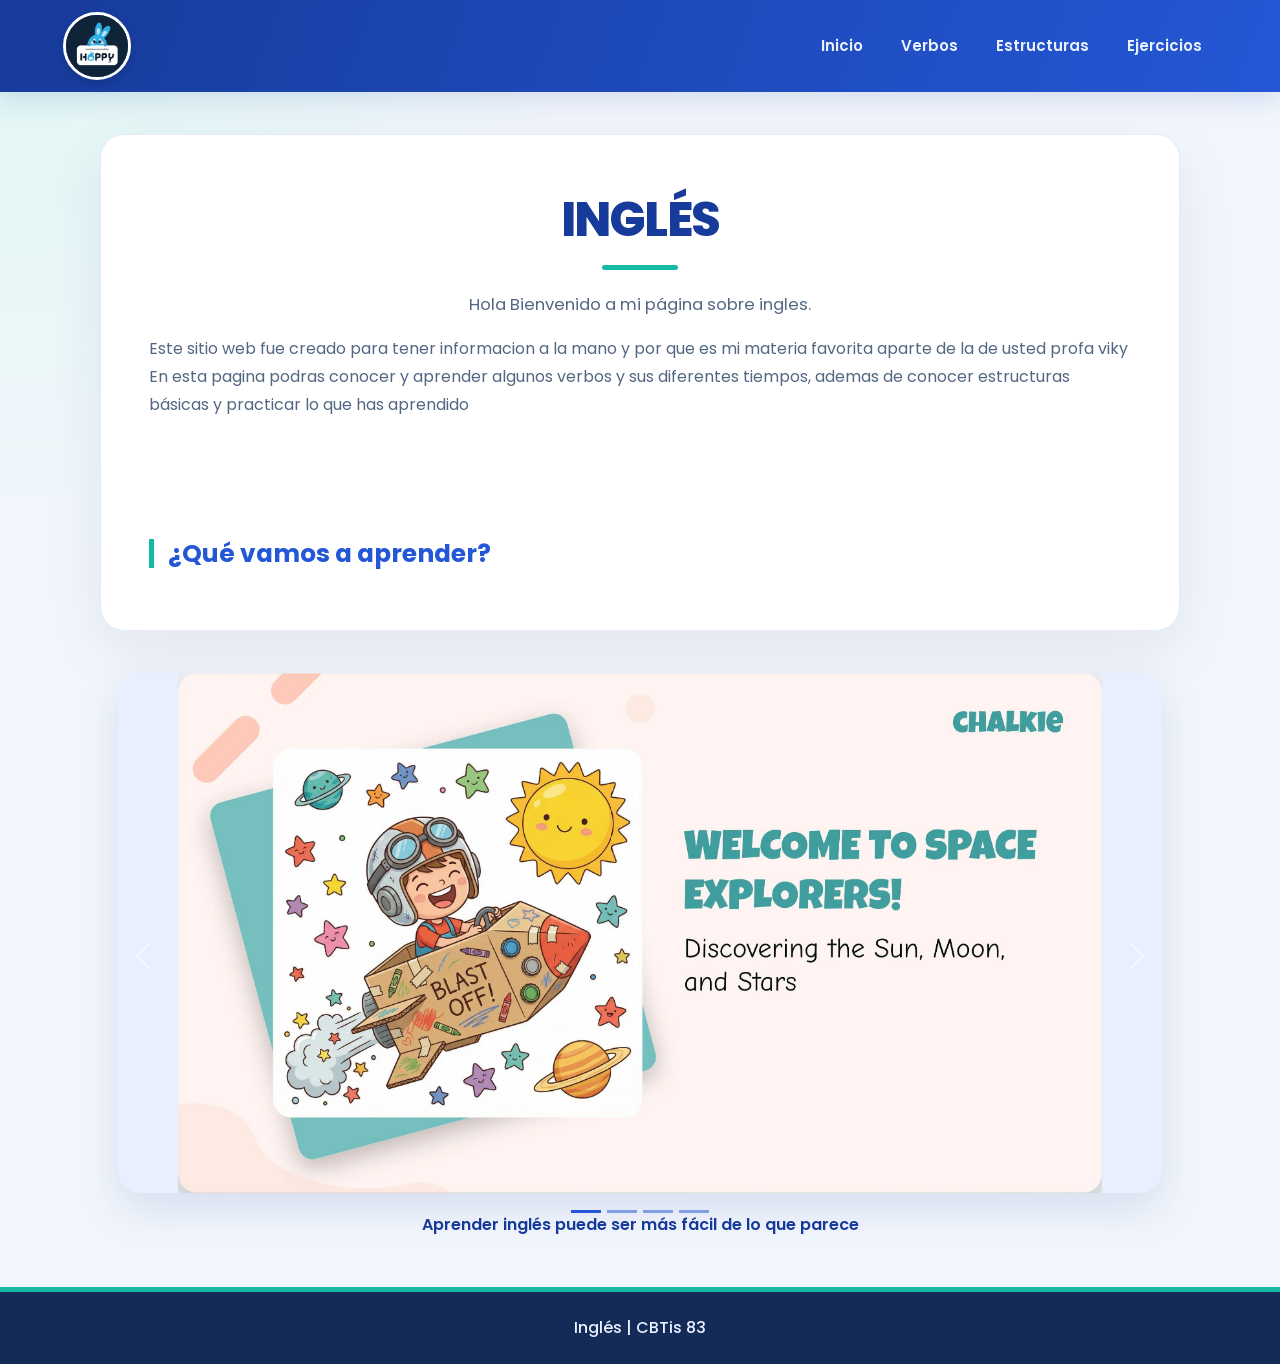
<file: index.html>
<!DOCTYPE html>
<html lang="en">
<head>
  <title>INGLES</title>
  <meta charset="utf-8">
  <meta name="viewport" content="width=device-width, initial-scale=1">
  <link href="https://cdn.jsdelivr.net/npm/bootstrap@5.3.8/dist/css/bootstrap.min.css" rel="stylesheet">
  <script src="https://cdn.jsdelivr.net/npm/bootstrap@5.3.8/dist/js/bootstrap.bundle.min.js"></script>
  <link rel="stylesheet" href="estilo.css">
</head>
<body>

<nav class="navbar navbar-expand-sm bg-light">
  <div class="container-fluid">
      <img src="logo.jpg" alt="logo" style="height: 95px;" class="rounded-pill">
    </a>
    <ul class="navbar-nav">
      <li class="nav-item">
        <a class="nav-link" href="index.html">Inicio</a>
      </li>
      <li class="nav-item">
        <a class="nav-link" href="verbos.html">Verbos</a>
      </li>
      <li class="nav-item">
        <a class="nav-link" href="estructuras.html">Estructuras</a>
      </li>
      <li class="nav-item">
        <a class="nav-link" href="ejercicios.html">Ejercicios</a>
      </li>
    </ul>
  </div>
</nav>

<div class="container contenido">
    <h1>INGLÉS </h1>
    <p class="text-center">Hola Bienvenido a mi página sobre ingles.</p>
    <p>Este sitio web fue creado para tener informacion a la mano y por que es mi materia favorita aparte de la de usted profa viky
    En esta pagina podras conocer y aprender algunos verbos y sus diferentes tiempos, ademas de conocer estructuras básicas y practicar lo que has aprendido</p>
    <br><p></p></br>
    <h2>¿Qué vamos a aprender?</h2>
</div>

<div id="demo" class="carousel slide" data-bs-ride="carousel">

  <div class="carousel-indicators">
    <button type="button" data-bs-target="#demo" data-bs-slide-to="0" class="active"></button>
    <button type="button" data-bs-target="#demo" data-bs-slide-to="1"></button>
    <button type="button" data-bs-target="#demo" data-bs-slide-to="2"></button>
    <button type="button" data-bs-target="#demo" data-bs-slide-to="3"></button>

  </div>
  
  <div class="carousel-inner">
    <div class="carousel-item active">
      <img src="pagina.jpg" alt="" class="d-block" style="width:100%">
    </div>
    <div class="carousel-item">
      <img src="verbs.jpg" alt="" class="d-block" style="width:100%">
    </div>
    <div class="carousel-item">
      <img src="estructuras.jpg" alt="" class="d-block" style="width:100%">
    </div>
    <div class="carousel-item">
      <img src="ejercicios.jpg" alt="" class="d-block" style="width:100%">
    </div>
  </div>
  
  <button class="carousel-control-prev" type="button" data-bs-target="#demo" data-bs-slide="prev">
    <span class="carousel-control-prev-icon"></span>
  </button>
  <button class="carousel-control-next" type="button" data-bs-target="#demo" data-bs-slide="next">
    <span class="carousel-control-next-icon"></span>
  </button>

  <p class="text-center">Aprender inglés puede ser más fácil de lo que parece</p>
</div>

<footer class="pie">
    <p class="mb-0">Inglés  | CBTis 83</p>
</footer>

</body>
</html>
</file>
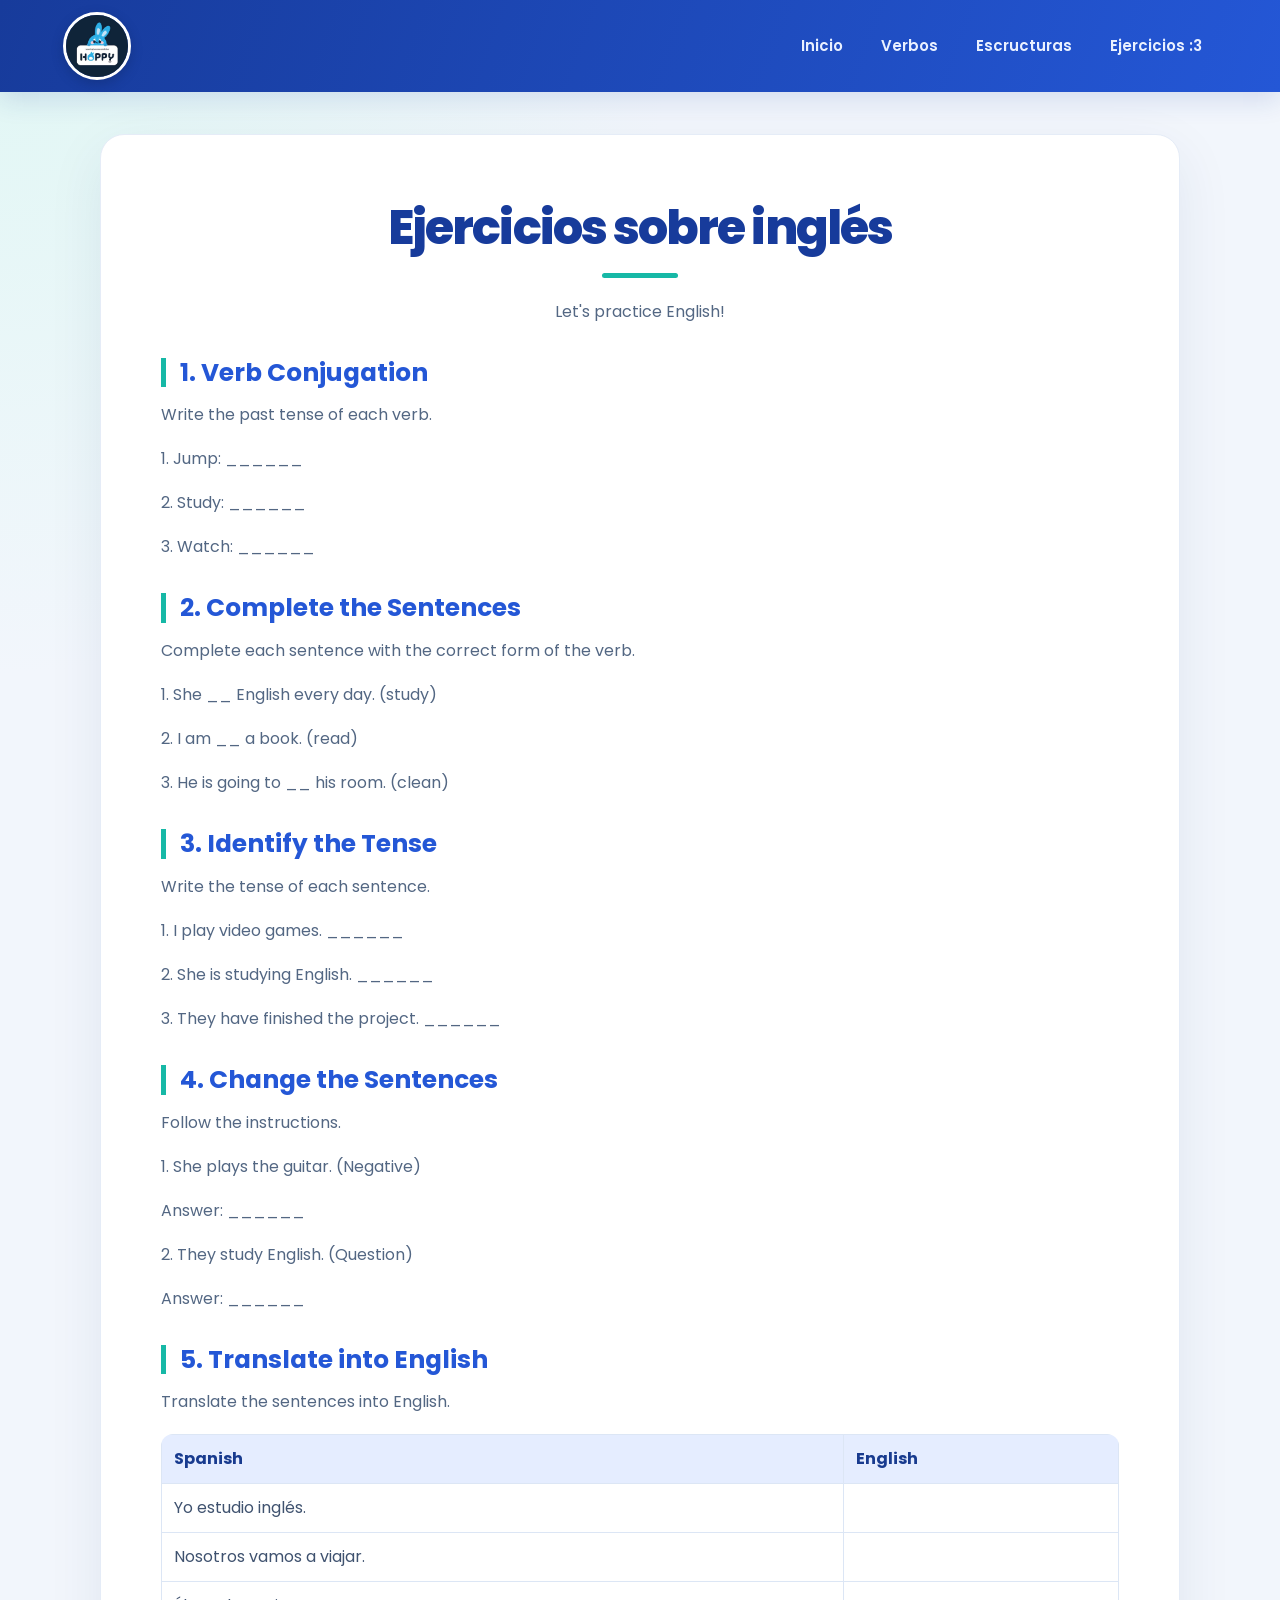
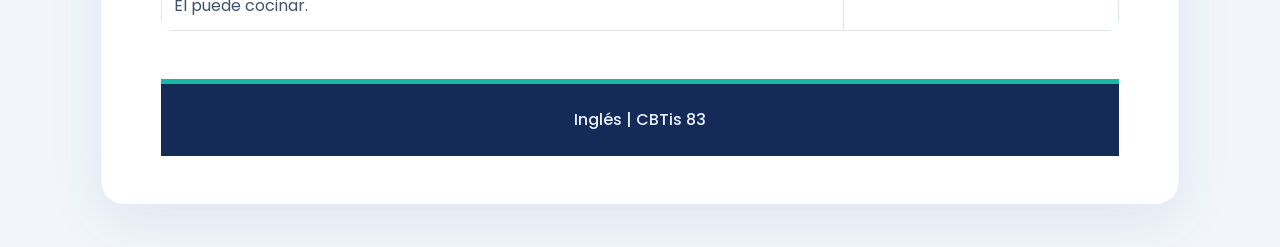
<file: ejercicios.html>
<!DOCTYPE html>
<html lang="es">
<head>
    <title>Ejercicios de inglés </title>
    <meta charset="utf-8">
    <meta name="viewport" content="width=device-width, initial-scale=1">

    <link href="https://cdn.jsdelivr.net/npm/bootstrap@5.3.8/dist/css/bootstrap.min.css" rel="stylesheet">
    <link rel="stylesheet" href="estilo.css">
</head>
<body>
<nav class="navbar navbar-expand-sm bg-light">
  <div class="container-fluid">
      <img src="logo.jpg" alt="logo" style="height: 95px;" class="rounded-pill">
    </a>
    <ul class="navbar-nav">
      <li class="nav-item">
        <a class="nav-link" href="index.html">Inicio</a>
      </li>
      <li class="nav-item">
        <a class="nav-link" href="verbos.html">Verbos</a>
      </li>
      <li class="nav-item">
        <a class="nav-link" href="estructuras.html">Escructuras</a>
      </li>
      <li class="nav-item">
        <a class="nav-link" href="ejercicios.html">Ejercicios :3</a>
      </li>
    </ul>
  </div>
</nav>

<div class="container contenido">
    <div class="container mt-3">

    <h1>Ejercicios sobre inglés </h1>
    <p class="text-center">Let's practice English! </p>

    <h2>1. Verb Conjugation</h2>
    <p>Write the past tense of each verb.</p>

    <p>1. Jump: ______</p>
    <p>2. Study: ______</p>
    <p>3. Watch: ______</p>

    <h2>2. Complete the Sentences</h2>
    <p>Complete each sentence with the correct form of the verb.</p>

    <p>1. She __ English every day. (study)</p>
    <p>2. I am __ a book. (read)</p>
    <p>3. He is going to __ his room. (clean)</p>

    <h2>3. Identify the Tense</h2>
    <p>Write the tense of each sentence.</p>

    <p>1. I play video games. ______</p>
    <p>2. She is studying English. ______</p>
    <p>3. They have finished the project. ______</p>

    <h2>4. Change the Sentences</h2>
    <p>Follow the instructions.</p>

    <p>1. She plays the guitar. (Negative)</p>
    <p>Answer: ______</p>

    <p>2. They study English. (Question)</p>
    <p>Answer: ______</p>

    <h2>5. Translate into English</h2>
    <p>Translate the sentences into English.</p>

    <table class="table table-bordered">
        <tr>
            <th>Spanish</th>
            <th>English</th>
        </tr>
        <tr>
            <td>Yo estudio inglés.</td>
            <td></td>
        </tr>
        <tr>
            <td>Nosotros vamos a viajar.</td>
            <td></td>
        </tr>
        <tr>
            <td>Él puede cocinar.</td>
            <td></td>
        </tr>
    </table>

<footer class="pie">
    <p class="mb-0">Inglés  | CBTis 83</p>
</footer>

</body>
</html>
</file>
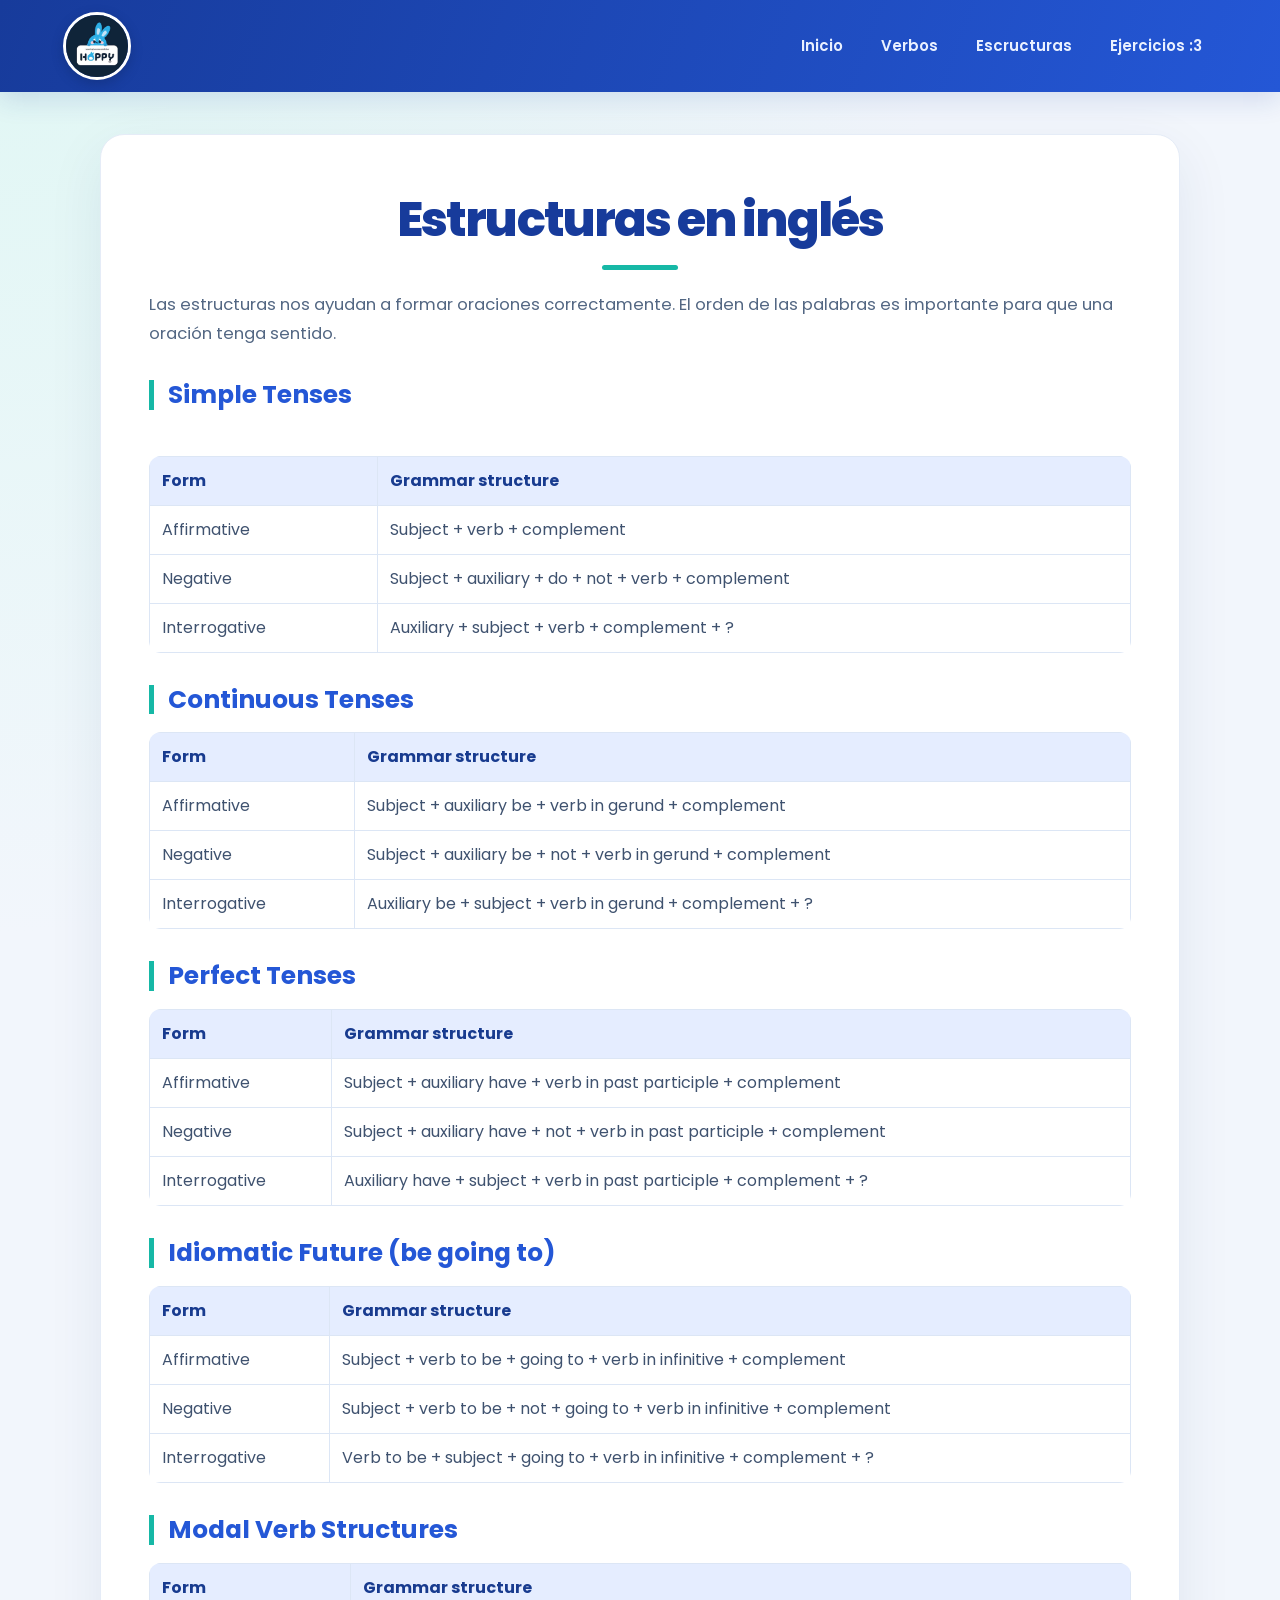
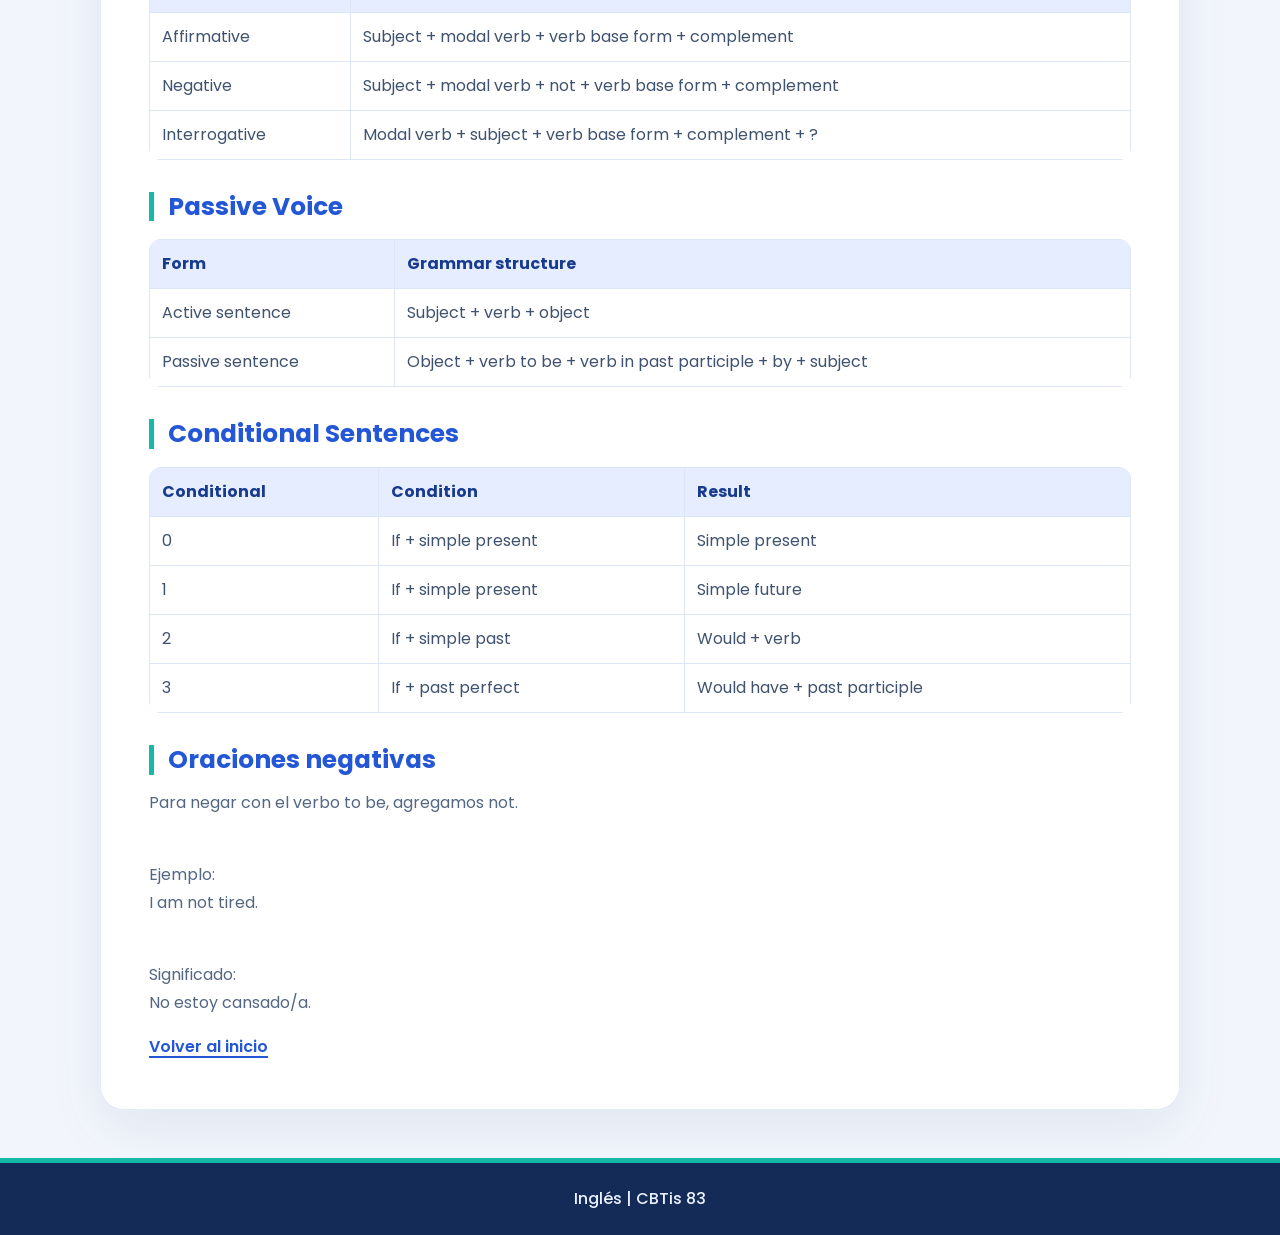
<file: estructuras.html>
<!DOCTYPE html>
<html lang="es">
<head>
    <title>Estructuras </title>
    <meta charset="utf-8">
    <meta name="viewport" content="width=device-width, initial-scale=1">
    <link href="https://cdn.jsdelivr.net/npm/bootstrap@5.3.8/dist/css/bootstrap.min.css" rel="stylesheet">
    <link rel="stylesheet" href="estilo.css">

</head>
<body>
  <nav class="navbar navbar-expand-sm bg-light">
  <div class="container-fluid">
      <img src="logo.jpg" alt="logo" style="height: 95px;" class="rounded-pill">
    </a>
    <ul class="navbar-nav">
      <li class="nav-item">
        <a class="nav-link" href="index.html">Inicio</a>
      </li>
      <li class="nav-item">
        <a class="nav-link" href="verbos.html">Verbos</a>
      </li>
      <li class="nav-item">
        <a class="nav-link" href="estructuras.html">Escructuras</a>
      </li>
      <li class="nav-item">
        <a class="nav-link" href="ejercicios.html">Ejercicios :3</a>
      </li>
    </ul>
  </div>
</nav>

<div class="container contenido">
    <h1>Estructuras en inglés</h1>
    <p> Las estructuras nos ayudan a formar oraciones correctamente. El orden de las palabras es importante para que una oración tenga sentido.</p>

    

    <table class="table table-bordered">
        <thead class="table-warning">
    <h2>Simple Tenses</h2>
    <table class="table table-bordered">
        <tr><th>Form</th><th>Grammar structure</th></tr>
        <tr><td>Affirmative</td><td>Subject + verb + complement</td></tr>
        <tr><td>Negative</td><td>Subject + auxiliary + do + not + verb + complement</td></tr>
        <tr><td>Interrogative</td><td>Auxiliary + subject + verb + complement + ?</td></tr>
    </table>

    <h2>Continuous Tenses</h2>
    <table class="table table-bordered">
        <tr><th>Form</th><th>Grammar structure</th></tr>
        <tr><td>Affirmative</td><td>Subject + auxiliary be + verb in gerund + complement</td></tr>
        <tr><td>Negative</td><td>Subject + auxiliary be + not + verb in gerund + complement</td></tr>
        <tr><td>Interrogative</td><td>Auxiliary be + subject + verb in gerund + complement + ?</td></tr>
    </table>

    <h2>Perfect Tenses</h2>
    <table class="table table-bordered">
        <tr><th>Form</th><th>Grammar structure</th></tr>
        <tr><td>Affirmative</td><td>Subject + auxiliary have + verb in past participle + complement</td></tr>
        <tr><td>Negative</td><td>Subject + auxiliary have + not + verb in past participle + complement</td></tr>
        <tr><td>Interrogative</td><td>Auxiliary have + subject + verb in past participle + complement + ?</td></tr>
    </table>

    <h2>Idiomatic Future (be going to)</h2>
    <table class="table table-bordered">
        <tr><th>Form</th><th>Grammar structure</th></tr>
        <tr><td>Affirmative</td><td>Subject + verb to be + going to + verb in infinitive + complement</td></tr>
        <tr><td>Negative</td><td>Subject + verb to be + not + going to + verb in infinitive + complement</td></tr>
        <tr><td>Interrogative</td><td>Verb to be + subject + going to + verb in infinitive + complement + ?</td></tr>
    </table>

    <h2>Modal Verb Structures</h2>
    <table class="table table-bordered">
        <tr><th>Form</th><th>Grammar structure</th></tr>
        <tr><td>Affirmative</td><td>Subject + modal verb + verb base form + complement</td></tr>
        <tr><td>Negative</td><td>Subject + modal verb + not + verb base form + complement</td></tr>
        <tr><td>Interrogative</td><td>Modal verb + subject + verb base form + complement + ?</td></tr>
    </table>

    <h2>Passive Voice</h2>
    <table class="table table-bordered">
        <tr><th>Form</th><th>Grammar structure</th></tr>
        <tr><td>Active sentence</td><td>Subject + verb + object</td></tr>
        <tr><td>Passive sentence</td><td>Object + verb to be + verb in past participle + by + subject</td></tr>
    </table>

    <h2>Conditional Sentences</h2>
    <table class="table table-bordered">
        <tr><th>Conditional</th><th>Condition</th><th>Result</th></tr>
        <tr><td>0</td><td>If + simple present</td><td>Simple present</td></tr>
        <tr><td>1</td><td>If + simple present</td><td>Simple future</td></tr>
        <tr><td>2</td><td>If + simple past</td><td>Would + verb</td></tr>
        <tr><td>3</td><td>If + past perfect</td><td>Would have + past participle</td></tr>
        </tbody>
    </table>

    <h2>Oraciones negativas</h2>
    <p>Para negar con el verbo to be, agregamos not.</p>
    <p><br>Ejemplo:</br> I am not tired.</p>
    <p><br>Significado:</br> No estoy cansado/a.</p>

    <a href="index.html"> Volver al inicio</a>
</div>

<footer class="pie">
    <p class="mb-0">Inglés  | CBTis 83</p>
</footer>

</body>
</html>
</file>
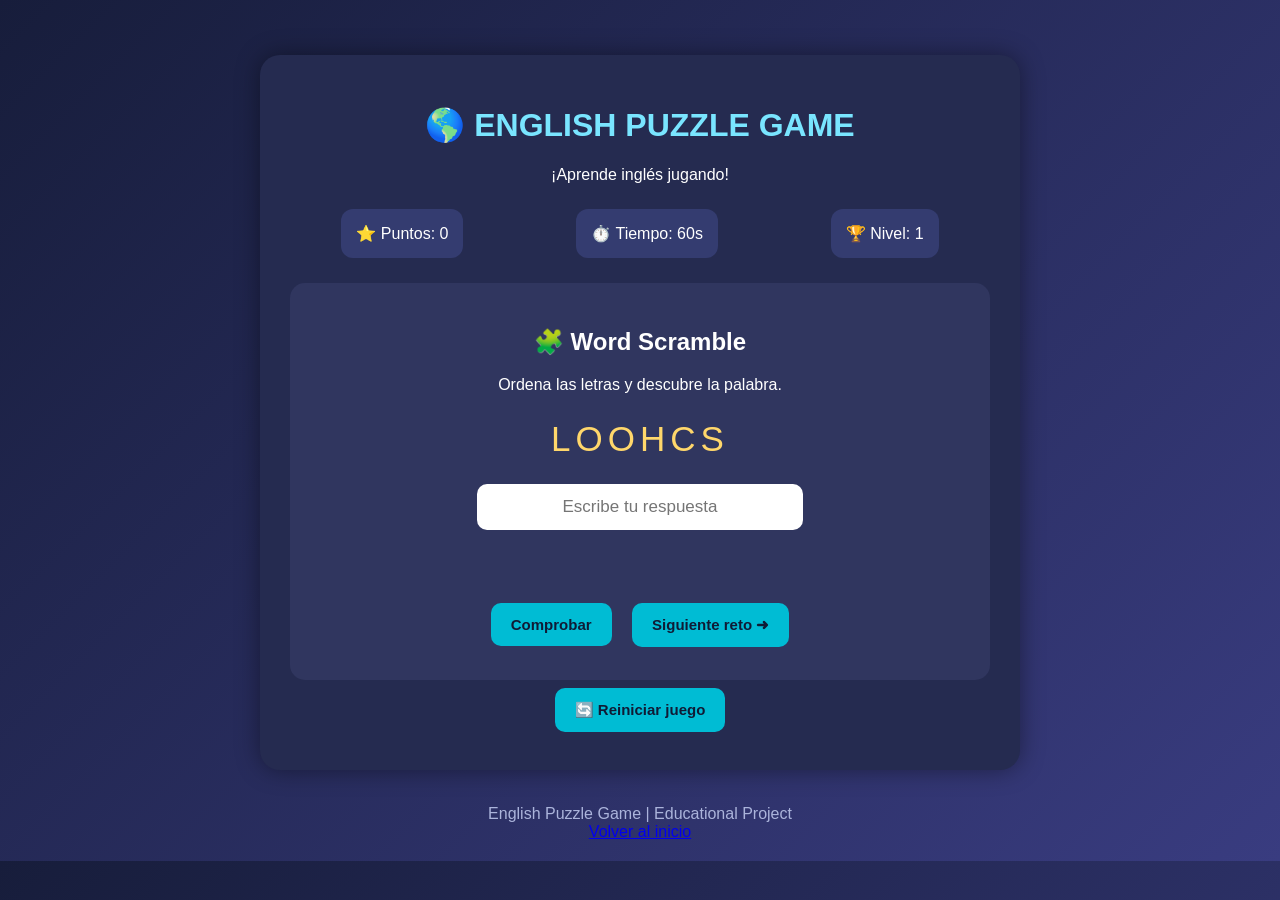
<file: ingles.html>
<!DOCTYPE html>
<html lang="es">
<head>
<meta charset="UTF-8">
<meta name="viewport" content="width=device-width, initial-scale=1.0">
<title>English Puzzle Game</title>

<style>
body {
    font-family: Arial, sans-serif;
    background: linear-gradient(135deg,#171d3b,#393c80);
    color: white;
    text-align: center;
    margin: 0;
    padding: 20px;
}

.container {
    max-width: 700px;
    margin: 35px auto;
    background: #252b50;
    padding: 30px;
    border-radius: 20px;
    box-shadow: 0 0 25px #0006;
}

h1 { color: #79e5ff; }

.stats {
    display: flex;
    justify-content: space-around;
    flex-wrap: wrap;
    gap: 10px;
    margin: 25px 0;
}

.stats div {
    background: #343c70;
    padding: 15px;
    border-radius: 12px;
}

.game {
    background: #30365f;
    padding: 25px;
    border-radius: 15px;
    margin-top: 20px;
}

.word {
    font-size: 35px;
    color: #ffd76b;
    letter-spacing: 5px;
    margin: 25px;
}

input {
    padding: 13px;
    border-radius: 10px;
    border: none;
    font-size: 17px;
    width: 80%;
    max-width: 300px;
    text-align: center;
}

button {
    background: #00bcd4;
    color: #101b35;
    border: none;
    padding: 13px 20px;
    border-radius: 10px;
    margin: 8px;
    cursor: pointer;
    font-weight: bold;
    font-size: 15px;
}

button:hover {
    background: #79e5ff;
    transform: scale(1.04);
}

.options {
    display: flex;
    flex-wrap: wrap;
    justify-content: center;
    gap: 10px;
}

.options button {
    background: #555c99;
    color: white;
}

#feedback {
    min-height: 25px;
    font-weight: bold;
    margin: 20px;
}

.hidden { display: none; }

footer {
    margin-top: 30px;
    color: #abb4db;
}
</style>
</head>

<body>

<div class="container">

<h1>🌎 ENGLISH PUZZLE GAME</h1>
<p>¡Aprende inglés jugando!</p>

<div class="stats">
    <div>⭐ Puntos: <span id="points">0</span></div>
    <div>⏱️ Tiempo: <span id="timer">60</span>s</div>
    <div>🏆 Nivel: <span id="level">1</span></div>
</div>

<div class="game">

<h2 id="gameTitle">🧩 Word Scramble</h2>

<p id="instructions">
Ordena las letras y descubre la palabra.
</p>

<div class="word" id="challenge">LOOHCS</div>

<input id="answer" placeholder="Escribe tu respuesta">

<div class="options hidden" id="options"></div>

<p id="feedback"></p>

<button onclick="checkAnswer()">Comprobar</button>
<button onclick="nextGame()">Siguiente reto ➜</button>

</div>

<button onclick="restartGame()">🔄 Reiniciar juego</button>

</div>

<footer>
English Puzzle Game | Educational Project
</footer>

<script>

let points = 0;
let level = 1;
let time = 60;
let gameIndex = 0;
let answered = false;
let timerInterval;

const games = [
    {type:"scramble", word:"SCHOOL", mixed:"LOOHCS"},
    {type:"translate", word:"APPLE", question:"¿Qué significa APPLE?", options:["Manzana","Perro","Casa"], answer:"Manzana"},
    {type:"scramble", word:"FRIEND", mixed:"DNERIF"},
    {type:"translate", word:"HOUSE", question:"¿Qué significa HOUSE?", options:["Agua","Casa","Libro"], answer:"Casa"},
    {type:"scramble", word:"ORANGE", mixed:"GROANE"},
    {type:"translate", word:"WATER", question:"¿Qué significa WATER?", options:["Agua","Fuego","Flor"], answer:"Agua"},
    {type:"scramble", word:"GARDEN", mixed:"NEDRAG"},
    {type:"translate", word:"BOOK", question:"¿Qué significa BOOK?", options:["Mesa","Libro","Lápiz"], answer:"Libro"},
    {type:"scramble", word:"PLANET", mixed:"TENALP"},
    {type:"translate", word:"BEAUTIFUL", question:"¿Qué significa BEAUTIFUL?", options:["Hermoso","Grande","Pequeño"], answer:"Hermoso"}
];

let current = games[0];

function loadGame() {

    if(gameIndex >= games.length) {
        gameIndex = 0;
        level++;
        document.getElementById("level").textContent = level;
    }

    current = games[gameIndex];
    answered = false;

    document.getElementById("feedback").textContent = "";
    document.getElementById("answer").value = "";

    const options = document.getElementById("options");
    options.innerHTML = "";

    if(current.type === "scramble") {

        document.getElementById("gameTitle").textContent = "🧩 Word Scramble";
        document.getElementById("instructions").textContent =
            "Ordena las letras y descubre la palabra.";

        document.getElementById("challenge").textContent = current.mixed;

        document.getElementById("answer").classList.remove("hidden");
        options.classList.add("hidden");

    } else {

        document.getElementById("gameTitle").textContent = "🔤 Match the Words";
        document.getElementById("instructions").textContent = current.question;

        document.getElementById("challenge").textContent = "❓";

        document.getElementById("answer").classList.add("hidden");
        options.classList.remove("hidden");

        current.options.forEach(option => {

            let btn = document.createElement("button");
            btn.textContent = option;

            btn.onclick = () => selectOption(option);

            options.appendChild(btn);
        });
    }
}

function checkAnswer() {

    if(current.type !== "scramble" || answered) return;

    let answer = document.getElementById("answer").value.trim().toUpperCase();

    if(answer === current.word) {
        correct();
    } else {
        document.getElementById("feedback").textContent =
            "❌ Incorrecto. ¡Inténtalo otra vez!";
        document.getElementById("feedback").style.color = "#ff8585";
    }
}

function selectOption(option) {

    if(answered) return;

    if(option === current.answer) {
        correct();
    } else {
        document.getElementById("feedback").textContent =
            "❌ Respuesta incorrecta. ¡Sigue intentando!";
        document.getElementById("feedback").style.color = "#ff8585";
    }
}

function correct() {

    answered = true;
    points += 10;

    document.getElementById("points").textContent = points;

    document.getElementById("feedback").textContent =
        "🎉 ¡Excelente! Respuesta correcta.";

    document.getElementById("feedback").style.color = "#65f5a5";
}

function nextGame() {

    if(!answered) {
        document.getElementById("feedback").textContent =
            "⚠️ Primero resuelve el reto.";
        return;
    }

    gameIndex++;
    loadGame();
}

function restartGame() {

    points = 0;
    level = 1;
    gameIndex = 0;
    time = 60;

    document.getElementById("points").textContent = 0;
    document.getElementById("level").textContent = 1;
    document.getElementById("timer").textContent = 60;

    loadGame();

    clearInterval(timerInterval);
    startTimer();
}

function startTimer() {

    timerInterval = setInterval(() => {

        time--;

        document.getElementById("timer").textContent = time;

        if(time <= 0) {

            clearInterval(timerInterval);

            document.getElementById("gameTitle").textContent =
                "🏆 ¡Tiempo terminado!";

            document.getElementById("instructions").textContent =
                "Tu puntuación final es: " + points + " puntos.";

            document.getElementById("challenge").textContent = "🎮";
            document.getElementById("answer").classList.add("hidden");
            document.getElementById("options").classList.add("hidden");
            document.getElementById("feedback").textContent =
                "Presiona Reiniciar para volver a jugar.";

        }

    }, 1000);
}

loadGame();
startTimer();

</script>
<a href="index.html"> Volver al inicio</a>
</body>
</html>
</file>
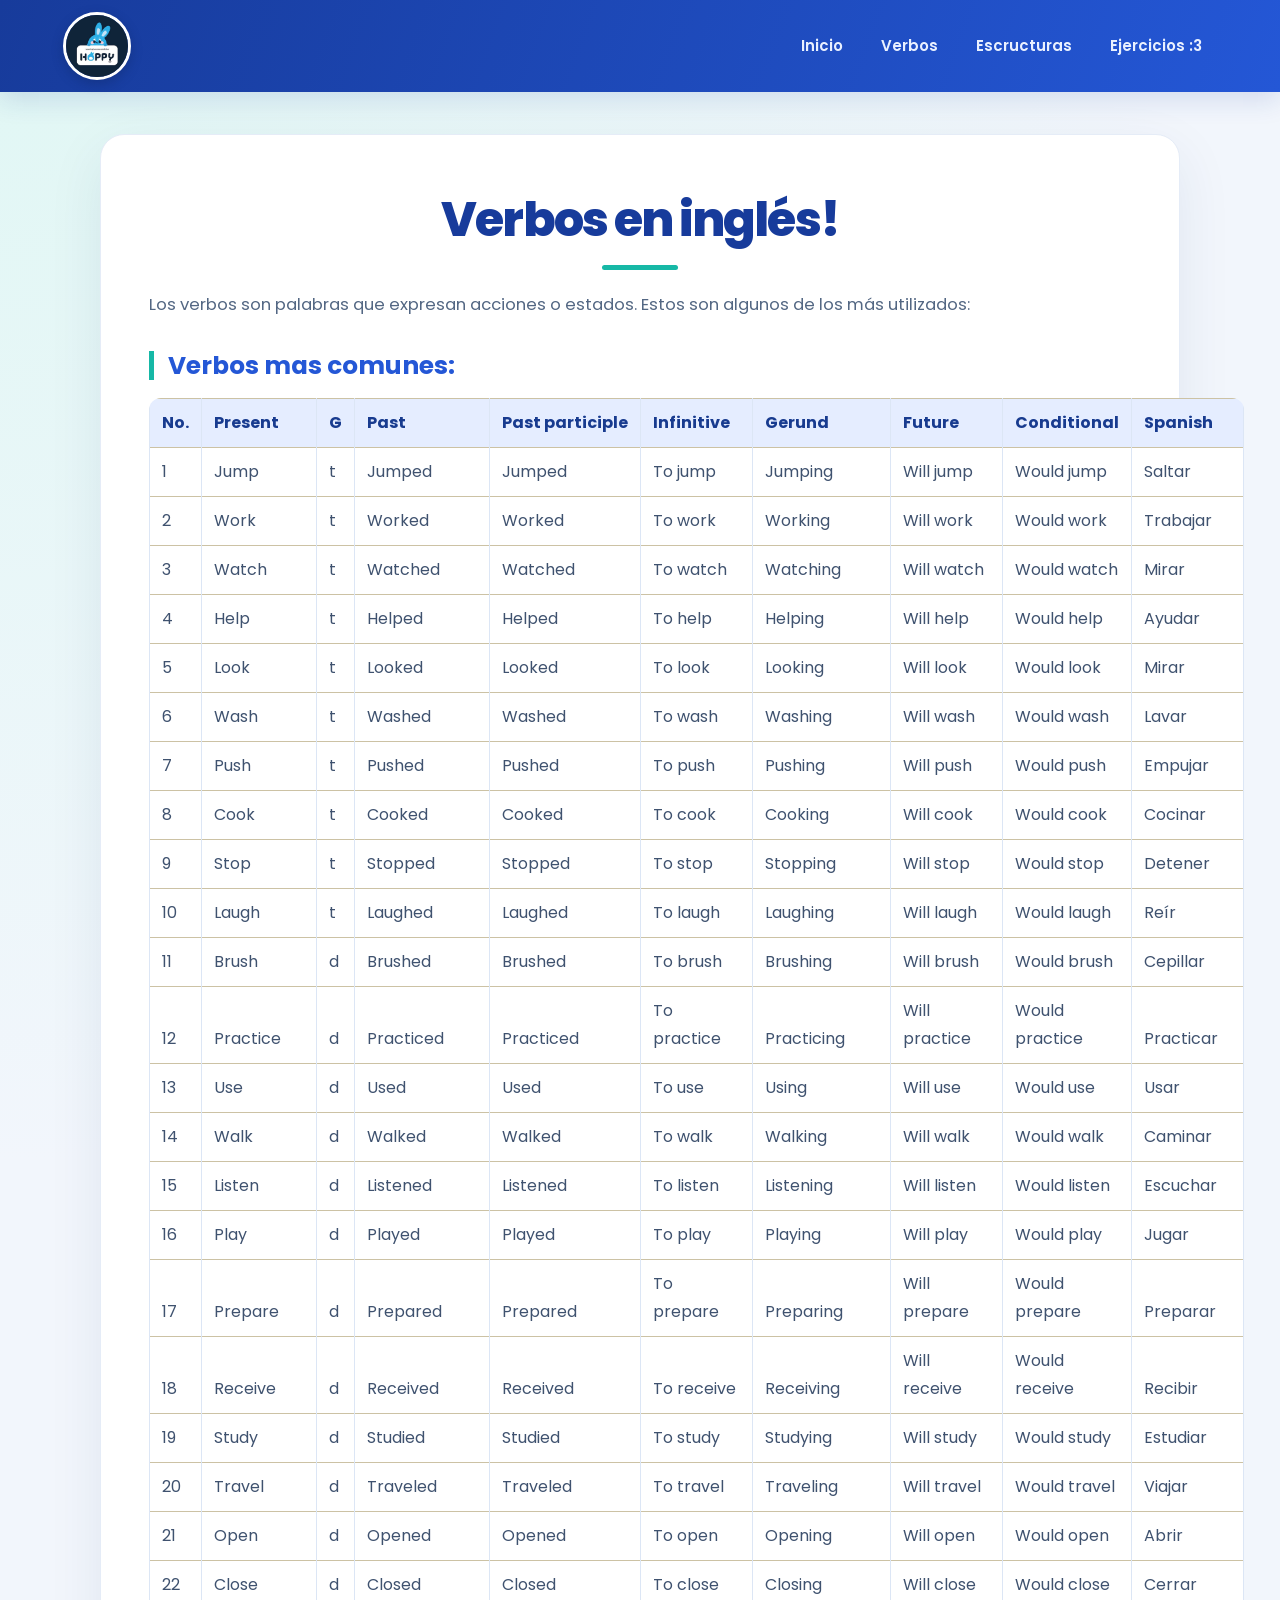
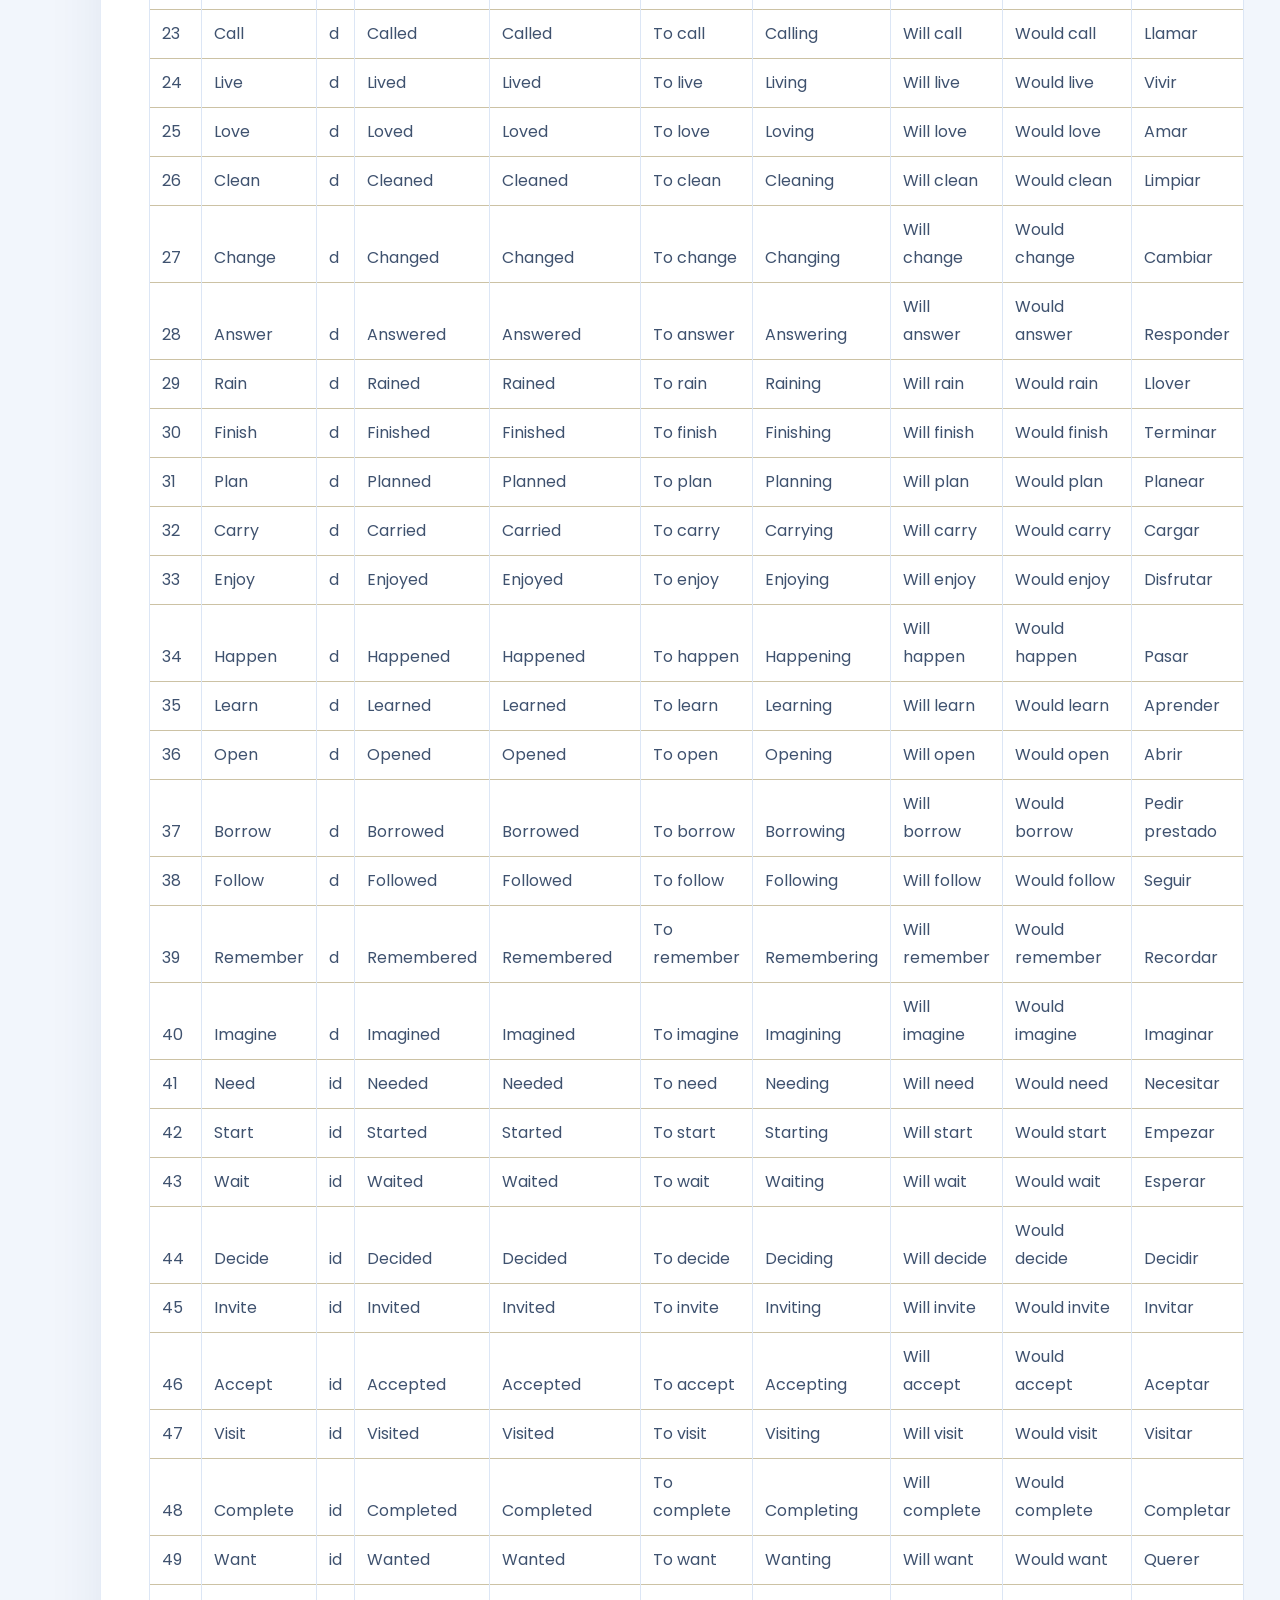
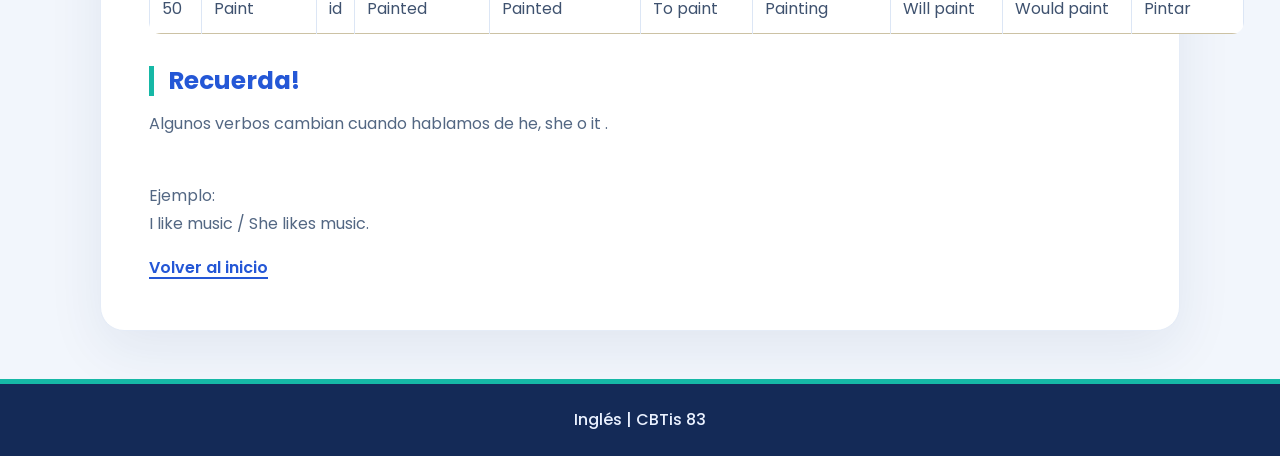
<file: verbos.html>
<!DOCTYPE html>
<html lang="es">
<head>
    <title>Verbos en inglés </title>
    <meta charset="utf-8">
    <meta name="viewport" content="width=device-width, initial-scale=1">
    <link href="https://cdn.jsdelivr.net/npm/bootstrap@5.3.8/dist/css/bootstrap.min.css" rel="stylesheet">
    <link rel="stylesheet" href="estilo.css">
</head>
<body>
<nav class="navbar navbar-expand-sm bg-light">
  <div class="container-fluid">
      <img src="logo.jpg" alt="logo" style="height: 95px;" class="rounded-pill">
    </a>
    <ul class="navbar-nav">
      <li class="nav-item">
        <a class="nav-link" href="index.html">Inicio</a>
      </li>
      <li class="nav-item">
        <a class="nav-link" href="verbos.html">Verbos</a>
      </li>
      <li class="nav-item">
        <a class="nav-link" href="estructuras.html">Escructuras</a>
      </li>
      <li class="nav-item">
        <a class="nav-link" href="ejercicios.html">Ejercicios :3</a>
      </li>
    </ul>
  </div>
</nav>

<div class="container contenido">
    <h1>Verbos en inglés!</h1>

    <p>Los verbos son palabras que expresan acciones o estados. Estos son algunos de los más utilizados:</p>
    <h2>Verbos mas comunes:</h2>

    <table class="table table-striped table-bordered ">
        <thead class="table-warning">
        <tr>
            <th>No.</th>
            <th>Present</th>
            <th>G</th>
            <th>Past</th>
            <th>Past participle</th>
            <th>Infinitive</th>
            <th>Gerund</th>
            <th>Future</th>
            <th>Conditional</th>
            <th>Spanish</th>
        </tr>
        <tr>
            <td>1</td>
            <td>Jump</td>
            <td>t</td>
            <td>Jumped</td>
            <td>Jumped</td>
            <td>To jump</td>
            <td>Jumping</td>
            <td>Will jump</td>
            <td>Would jump</td>
            <td>Saltar</td>
        </tr>
        <tr>
            <td>2</td>
            <td>Work</td>
            <td>t</td>
            <td>Worked</td>
            <td>Worked</td>
            <td>To work</td>
            <td>Working</td>
            <td>Will work</td>
            <td>Would work</td>
            <td>Trabajar</td>
        </tr>
        <tr>
            <td>3</td>
            <td>Watch</td>
            <td>t</td>
            <td>Watched</td>
            <td>Watched</td>
            <td>To watch</td>
            <td>Watching</td>
            <td>Will watch</td>
            <td>Would watch</td>
            <td>Mirar</td>
        </tr>
        <tr>
            <td>4</td>
            <td>Help</td>
            <td>t</td>
            <td>Helped</td>
            <td>Helped</td>
            <td>To help</td>
            <td>Helping</td>
            <td>Will help</td>
            <td>Would help</td>
            <td>Ayudar</td>
        </tr>
        <tr>
            <td>5</td>
            <td>Look</td>
            <td>t</td>
            <td>Looked</td>
            <td>Looked</td>
            <td>To look</td>
            <td>Looking</td>
            <td>Will look</td>
            <td>Would look</td>
            <td>Mirar</td>
        </tr>
        <tr>
            <td>6</td>
            <td>Wash</td>
            <td>t</td>
            <td>Washed</td>
            <td>Washed</td>
            <td>To wash</td>
            <td>Washing</td>
            <td>Will wash</td>
            <td>Would wash</td>
            <td>Lavar</td>
        </tr>
        <tr>
            <td>7</td>
            <td>Push</td>
            <td>t</td>
            <td>Pushed</td>
            <td>Pushed</td>
            <td>To push</td>
            <td>Pushing</td>
            <td>Will push</td>
            <td>Would push</td>
            <td>Empujar</td>
        </tr>
        <tr>
            <td>8</td>
            <td>Cook</td>
            <td>t</td>
            <td>Cooked</td>
            <td>Cooked</td>
            <td>To cook</td>
            <td>Cooking</td>
            <td>Will cook</td>
            <td>Would cook</td>
            <td>Cocinar</td>
        </tr>
        <tr>
            <td>9</td>
            <td>Stop</td>
            <td>t</td>
            <td>Stopped</td>
            <td>Stopped</td>
            <td>To stop</td>
            <td>Stopping</td>
            <td>Will stop</td>
            <td>Would stop</td>
            <td>Detener</td>
        </tr>
        <tr>
            <td>10</td>
            <td>Laugh</td>
            <td>t</td>
            <td>Laughed</td>
            <td>Laughed</td>
            <td>To laugh</td>
            <td>Laughing</td>
            <td>Will laugh</td>
            <td>Would laugh</td>
            <td>Reír</td>
        </tr>
        <tr>
            <td>11</td>
            <td>Brush</td>
            <td>d</td>
            <td>Brushed</td>
            <td>Brushed</td>
            <td>To brush</td>
            <td>Brushing</td>
            <td>Will brush</td>
            <td>Would brush</td>
            <td>Cepillar</td>
        </tr>
        <tr>
            <td>12</td>
            <td>Practice</td>
            <td>d</td>
            <td>Practiced</td>
            <td>Practiced</td>
            <td>To practice</td>
            <td>Practicing</td>
            <td>Will practice</td>
            <td>Would practice</td>
            <td>Practicar</td>
            </tr>
        <tr>
            <td>13</td>
            <td>Use</td>
            <td>d</td>
            <td>Used</td>
            <td>Used</td>
            <td>To use</td>
            <td>Using</td>
            <td>Will use</td>
            <td>Would use</td>
            <td>Usar</td>
        </tr>
        <tr>
            <td>14</td>
            <td>Walk</td>
            <td>d</td>
            <td>Walked</td>
            <td>Walked</td>
            <td>To walk</td>
            <td>Walking</td>
            <td>Will walk</td>
            <td>Would walk</td>
            <td>Caminar</td>
        </tr>
        <tr>
            <td>15</td>
            <td>Listen</td>
            <td>d</td>
            <td>Listened</td>
            <td>Listened</td>
            <td>To listen</td>
            <td>Listening</td>
            <td>Will listen</td>
            <td>Would listen</td>
            <td>Escuchar</td>
        </tr>
        <tr>
            <td>16</td>
            <td>Play</td>
            <td>d</td>
            <td>Played</td>
            <td>Played</td>
            <td>To play</td>
            <td>Playing</td>
            <td>Will play</td>
            <td>Would play</td>
            <td>Jugar</td>
        </tr>
        <tr>
            <td>17</td>
            <td>Prepare</td>
            <td>d</td>
            <td>Prepared</td>
            <td>Prepared</td>
            <td>To prepare</td>
            <td>Preparing</td>
            <td>Will prepare</td>
            <td>Would prepare</td>
            <td>Preparar</td>
        </tr>
        <tr>
            <td>18</td>
            <td>Receive</td>
            <td>d</td>
            <td>Received</td>
            <td>Received</td>
            <td>To receive</td>
            <td>Receiving</td>
            <td>Will receive</td>
            <td>Would receive</td>
            <td>Recibir</td>
        </tr>
        <tr>
            <td>19</td>
            <td>Study</td>
            <td>d</td>
            <td>Studied</td>
            <td>Studied</td>
            <td>To study</td>
            <td>Studying</td>
            <td>Will study</td>
            <td>Would study</td>
            <td>Estudiar</td>
        </tr>
        <tr>
            <td>20</td>
            <td>Travel</td>
            <td>d</td>
            <td>Traveled</td>
            <td>Traveled</td>
            <td>To travel</td>
            <td>Traveling</td>
            <td>Will travel</td>
            <td>Would travel</td>
            <td>Viajar</td>
        </tr>
        <tr>
            <td>21</td>
            <td>Open</td>
            <td>d</td>
            <td>Opened</td>
            <td>Opened</td>
            <td>To open</td>
            <td>Opening</td>
            <td>Will open</td>
            <td>Would open</td>
            <td>Abrir</td>
        </tr>
        <tr>
            <td>22</td>
            <td>Close</td>
            <td>d</td>
            <td>Closed</td>
            <td>Closed</td>
            <td>To close</td>
            <td>Closing</td>
            <td>Will close</td>
            <td>Would close</td>
            <td>Cerrar</td>
        </tr>
        <tr>
            <td>23</td>
            <td>Call</td>
            <td>d</td>
            <td>Called</td>
            <td>Called</td>
            <td>To call</td>
            <td>Calling</td>
            <td>Will call</td>
            <td>Would call</td>
            <td>Llamar</td>
        </tr>
        <tr>
            <td>24</td>
            <td>Live</td>
            <td>d</td>
            <td>Lived</td>
            <td>Lived</td>
            <td>To live</td>
            <td>Living</td>
            <td>Will live</td>
            <td>Would live</td>
            <td>Vivir</td>
        </tr>
        <tr>
            <td>25</td>
            <td>Love</td>
            <td>d</td>
            <td>Loved</td>
            <td>Loved</td>
            <td>To love</td>
            <td>Loving</td>
            <td>Will love</td>
            <td>Would love</td>
            <td>Amar</td>
        </tr>
        <tr>
            <td>26</td>
            <td>Clean</td>
            <td>d</td>
            <td>Cleaned</td>
            <td>Cleaned</td>
            <td>To clean</td>
            <td>Cleaning</td>
            <td>Will clean</td>
            <td>Would clean</td>
            <td>Limpiar</td>
        </tr>
        <tr>
            <td>27</td>
            <td>Change</td>
            <td>d</td>
            <td>Changed</td>
            <td>Changed</td>
            <td>To change</td>
            <td>Changing</td>
            <td>Will change</td>
            <td>Would change</td>
            <td>Cambiar</td>
        </tr>
        <tr>
            <td>28</td>
            <td>Answer</td>
            <td>d</td>
            <td>Answered</td>
            <td>Answered</td>
            <td>To answer</td>
            <td>Answering</td>
            <td>Will answer</td>
            <td>Would answer</td>
            <td>Responder</td>
        </tr>
        <tr>
            <td>29</td>
            <td>Rain</td>
            <td>d</td>
            <td>Rained</td>
            <td>Rained</td>
            <td>To rain</td>
            <td>Raining</td>
            <td>Will rain</td>
            <td>Would rain</td>
            <td>Llover</td>
        </tr>
        <tr>
            <td>30</td>
            <td>Finish</td>
            <td>d</td>
            <td>Finished</td>
            <td>Finished</td>
            <td>To finish</td>
            <td>Finishing</td>
            <td>Will finish</td>
            <td>Would finish</td>
            <td>Terminar</td>
        </tr>
        <tr>
            <td>31</td>
            <td>Plan</td>
            <td>d</td>
            <td>Planned</td>
            <td>Planned</td>
            <td>To plan</td>
            <td>Planning</td>
            <td>Will plan</td>
            <td>Would plan</td>
            <td>Planear</td>
        </tr>
        <tr>
            <td>32</td>
            <td>Carry</td>
            <td>d</td>
            <td>Carried</td>
            <td>Carried</td>
            <td>To carry</td>
            <td>Carrying</td>
            <td>Will carry</td>
            <td>Would carry</td>
            <td>Cargar</td>
        </tr>
        <tr>
            <td>33</td>
            <td>Enjoy</td>
            <td>d</td>
            <td>Enjoyed</td>
            <td>Enjoyed</td>
            <td>To enjoy</td>
            <td>Enjoying</td>
            <td>Will enjoy</td>
            <td>Would enjoy</td>
            <td>Disfrutar</td>
        </tr>
        <tr>
            <td>34</td>
            <td>Happen</td>
            <td>d</td>
            <td>Happened</td>
            <td>Happened</td>
            <td>To happen</td>
            <td>Happening</td>
            <td>Will happen</td>
            <td>Would happen</td>
            <td>Pasar</td>
        </tr>
        <tr>
            <td>35</td>
            <td>Learn</td>
            <td>d</td>
            <td>Learned</td>
            <td>Learned</td>
            <td>To learn</td>
            <td>Learning</td>
            <td>Will learn</td>
            <td>Would learn</td>
            <td>Aprender</td>
        </tr>
        <tr>
            <td>36</td>
            <td>Open</td>
            <td>d</td>
            <td>Opened</td>
            <td>Opened</td>
            <td>To open</td>
            <td>Opening</td>
            <td>Will open</td>
            <td>Would open</td>
            <td>Abrir</td>
        </tr>
        <tr>
            <td>37</td>
            <td>Borrow</td>
            <td>d</td>
            <td>Borrowed</td>
            <td>Borrowed</td>
            <td>To borrow</td>
            <td>Borrowing</td>
            <td>Will borrow</td>
            <td>Would borrow</td>
            <td>Pedir prestado</td>
        </tr>
        <tr>
            <td>38</td>
            <td>Follow</td>
            <td>d</td>
            <td>Followed</td>
            <td>Followed</td>
            <td>To follow</td>
            <td>Following</td>
            <td>Will follow</td>
            <td>Would follow</td>
            <td>Seguir</td>
        </tr>
        <tr>
            <td>39</td>
            <td>Remember</td>
            <td>d</td>
            <td>Remembered</td>
            <td>Remembered</td>
            <td>To remember</td>
            <td>Remembering</td>
            <td>Will remember</td>
            <td>Would remember</td>
            <td>Recordar</td>
        </tr>
        <tr>
            <td>40</td>
            <td>Imagine</td>
            <td>d</td>
            <td>Imagined</td>
            <td>Imagined</td>
            <td>To imagine</td>
            <td>Imagining</td>
            <td>Will imagine</td>
            <td>Would imagine</td>
            <td>Imaginar</td>
        </tr>
        <tr>
            <td>41</td>
            <td>Need</td>
            <td>id</td>
            <td>Needed</td>
            <td>Needed</td>
            <td>To need</td>
            <td>Needing</td>
            <td>Will need</td>
            <td>Would need</td>
            <td>Necesitar</td>
        </tr>
        <tr>
            <td>42</td>
            <td>Start</td>
            <td>id</td>
            <td>Started</td>
            <td>Started</td>
            <td>To start</td>
            <td>Starting</td>
            <td>Will start</td>
            <td>Would start</td>
            <td>Empezar</td>
        </tr>
        <tr>
            <td>43</td>
            <td>Wait</td>
            <td>id</td>
            <td>Waited</td>
            <td>Waited</td>
            <td>To wait</td>
            <td>Waiting</td>
            <td>Will wait</td>
            <td>Would wait</td>
            <td>Esperar</td>
        </tr>
        <tr>
            <td>44</td>
            <td>Decide</td>
            <td>id</td>
            <td>Decided</td>
            <td>Decided</td>
            <td>To decide</td>
            <td>Deciding</td>
            <td>Will decide</td>
            <td>Would decide</td>
            <td>Decidir</td>
        </tr>
        <tr>
            <td>45</td>
            <td>Invite</td>
            <td>id</td>
            <td>Invited</td>
            <td>Invited</td>
            <td>To invite</td>
            <td>Inviting</td>
            <td>Will invite</td>
            <td>Would invite</td>
            <td>Invitar</td>
        </tr>
        <tr>
            <td>46</td>
            <td>Accept</td>
            <td>id</td>
            <td>Accepted</td>
            <td>Accepted</td>
            <td>To accept</td>
            <td>Accepting</td>
            <td>Will accept</td>
            <td>Would accept</td>
            <td>Aceptar</td>
        </tr>
        <tr>
            <td>47</td>
            <td>Visit</td>
            <td>id</td>
            <td>Visited</td>
            <td>Visited</td>
            <td>To visit</td>
            <td>Visiting</td>
            <td>Will visit</td>
            <td>Would visit</td>
            <td>Visitar</td>
        </tr>
        <tr>
            <td>48</td>
            <td>Complete</td>
            <td>id</td>
            <td>Completed</td>
            <td>Completed</td>
            <td>To complete</td>
            <td>Completing</td>
            <td>Will complete</td>
            <td>Would complete</td>
            <td>Completar</td>
        </tr>
        <tr>
            <td>49</td>
            <td>Want</td>
            <td>id</td>
            <td>Wanted</td>
            <td>Wanted</td>
            <td>To want</td>
            <td>Wanting</td>
            <td>Will want</td>
            <td>Would want</td>
            <td>Querer</td>
        </tr>
        <tr>
            <td>50</td>
            <td>Paint</td>
            <td>id</td>
            <td>Painted</td>
            <td>Painted</td>
            <td>To paint</td>
            <td>Painting</td>
            <td>Will paint</td>
            <td>Would paint</td>
            <td>Pintar</td>
        </tr>
        </tbody>
    </table>

    <h2>Recuerda!</h2>
    <p>Algunos verbos cambian cuando hablamos de he, she o it .</p>
    <p><br>Ejemplo:</br> I like music / She likes music.</p>
    <a href="index.html"> Volver al inicio</a>
</div>
<footer class="pie">
    <p class="mb-0">Inglés  | CBTis 83</p>
</footer>

</body>
</html>
</file>
<file: estilo.css>
@import url('https://fonts.googleapis.com/css2?family=Poppins:wght@400;500;600;700;800&display=swap');

:root {
  --ink: #192b4d;
  --muted: #536783;
  --primary: #2457d6;
  --primary-dark: #173b9b;
  --accent: #16b8a6;
  --paper: #ffffff;
  --line: #dce6f5;
  --bg: #f2f6fc;
}

* { box-sizing: border-box; }
html { scroll-behavior: smooth; }
body {
  margin: 0;
  background: radial-gradient(circle at top left, #e0f7f4 0, transparent 30%), var(--bg);
  color: var(--ink);
  font-family: 'Poppins', Arial, sans-serif;
  line-height: 1.75;
}

.navbar {
  background: linear-gradient(110deg, #173b9b, #2457d6) !important;
  padding: 12px clamp(16px, 4vw, 56px);
  box-shadow: 0 8px 25px #173b9b24;
}
.navbar .container-fluid { gap: 20px; }
.navbar img {
  height: 68px !important;
  width: 68px;
  object-fit: cover;
  border: 3px solid #fff;
  box-shadow: 0 4px 12px #0d235a55;
}
.navbar-nav { gap: 8px; }
.navbar .nav-link {
  color: #eaf1ff !important;
  font-size: .94rem;
  font-weight: 600;
  padding: 9px 15px !important;
  border-radius: 999px;
  transition: background .2s, color .2s, transform .2s;
}
.navbar .nav-link:hover, .navbar .nav-link:focus {
  color: var(--primary-dark) !important;
  background: #fff;
  transform: translateY(-2px);
}

.contenido {
  max-width: 1080px;
  margin: 42px auto;
  padding: clamp(22px, 4vw, 48px);
  background: var(--paper);
  border: 1px solid #e5ecf7;
  border-radius: 24px;
  box-shadow: 0 18px 55px #1c376514;
}
h1 {
  color: var(--primary-dark);
  font-size: clamp(2rem, 4vw, 3rem);
  font-weight: 800;
  line-height: 1.2;
  text-align: center;
  margin: 8px 0 20px;
  letter-spacing: -.04em;
}
h1::after {
  content: '';
  display: block;
  width: 76px;
  height: 5px;
  border-radius: 8px;
  background: var(--accent);
  margin: 16px auto 0;
}
h2 {
  color: var(--primary);
  font-size: clamp(1.2rem, 2.5vw, 1.55rem);
  font-weight: 700;
  margin: 32px 0 14px;
  padding-left: 14px;
  border-left: 5px solid var(--accent);
}
p { color: var(--muted); }
.contenido > p:first-of-type { font-size: 1.04rem; }
a { color: var(--primary); font-weight: 600; text-decoration-thickness: 2px; text-underline-offset: 4px; }
a:hover { color: var(--primary-dark); }

.table-responsive { border-radius: 14px; }
table.table {
  margin: 18px 0 28px;
  border-color: var(--line);
  border-radius: 12px;
  overflow: hidden;
  vertical-align: middle;
}
table.table th {
  background: #e5edff !important;
  color: #183b8f;
  font-weight: 700;
  white-space: nowrap;
}
table.table td { color: #3f526f; background: #fff; }
table.table-striped > tbody > tr:nth-of-type(odd) > * { background: #f7f9ff; }
table.table-bordered > :not(caption) > * > * { border-color: var(--line); padding: 10px 12px; }

#demo {
  max-width: 1080px;
  margin: 0 auto 42px;
  padding: 0 18px;
}
#demo .carousel-inner {
  overflow: hidden;
  border-radius: 22px;
  background: #e8efff;
  box-shadow: 0 16px 40px #183b8f20;
}
#demo .carousel-item img {
  width: 100%;
  max-height: 520px;
  object-fit: contain;
  margin: auto;
}
#demo .text-center { margin: 18px 0 0; font-weight: 600; color: var(--primary-dark); }
.carousel-control-prev, .carousel-control-next { width: 8%; }
.carousel-indicators [data-bs-target] { background-color: var(--primary); }

.pie, footer {
  margin-top: 48px;
  padding: 22px 16px;
  text-align: center;
  background: #142a57;
  color: #eaf1ff;
  border-top: 5px solid var(--accent);
}
.pie p, footer p { margin: 0; color: #eaf1ff; font-weight: 500; }

@media (max-width: 650px) {
  .navbar { padding: 12px 16px; }
  .navbar .container-fluid { flex-wrap: wrap; justify-content: center; }
  .navbar-nav { flex-direction: row; flex-wrap: wrap; justify-content: center; }
  .navbar .nav-link { padding: 7px 10px !important; font-size: .85rem; }
  .contenido { margin: 20px 12px; padding: 22px 16px; border-radius: 18px; }
  table.table { font-size: .85rem; }
  #demo { padding: 0 12px; }
}
</file>
